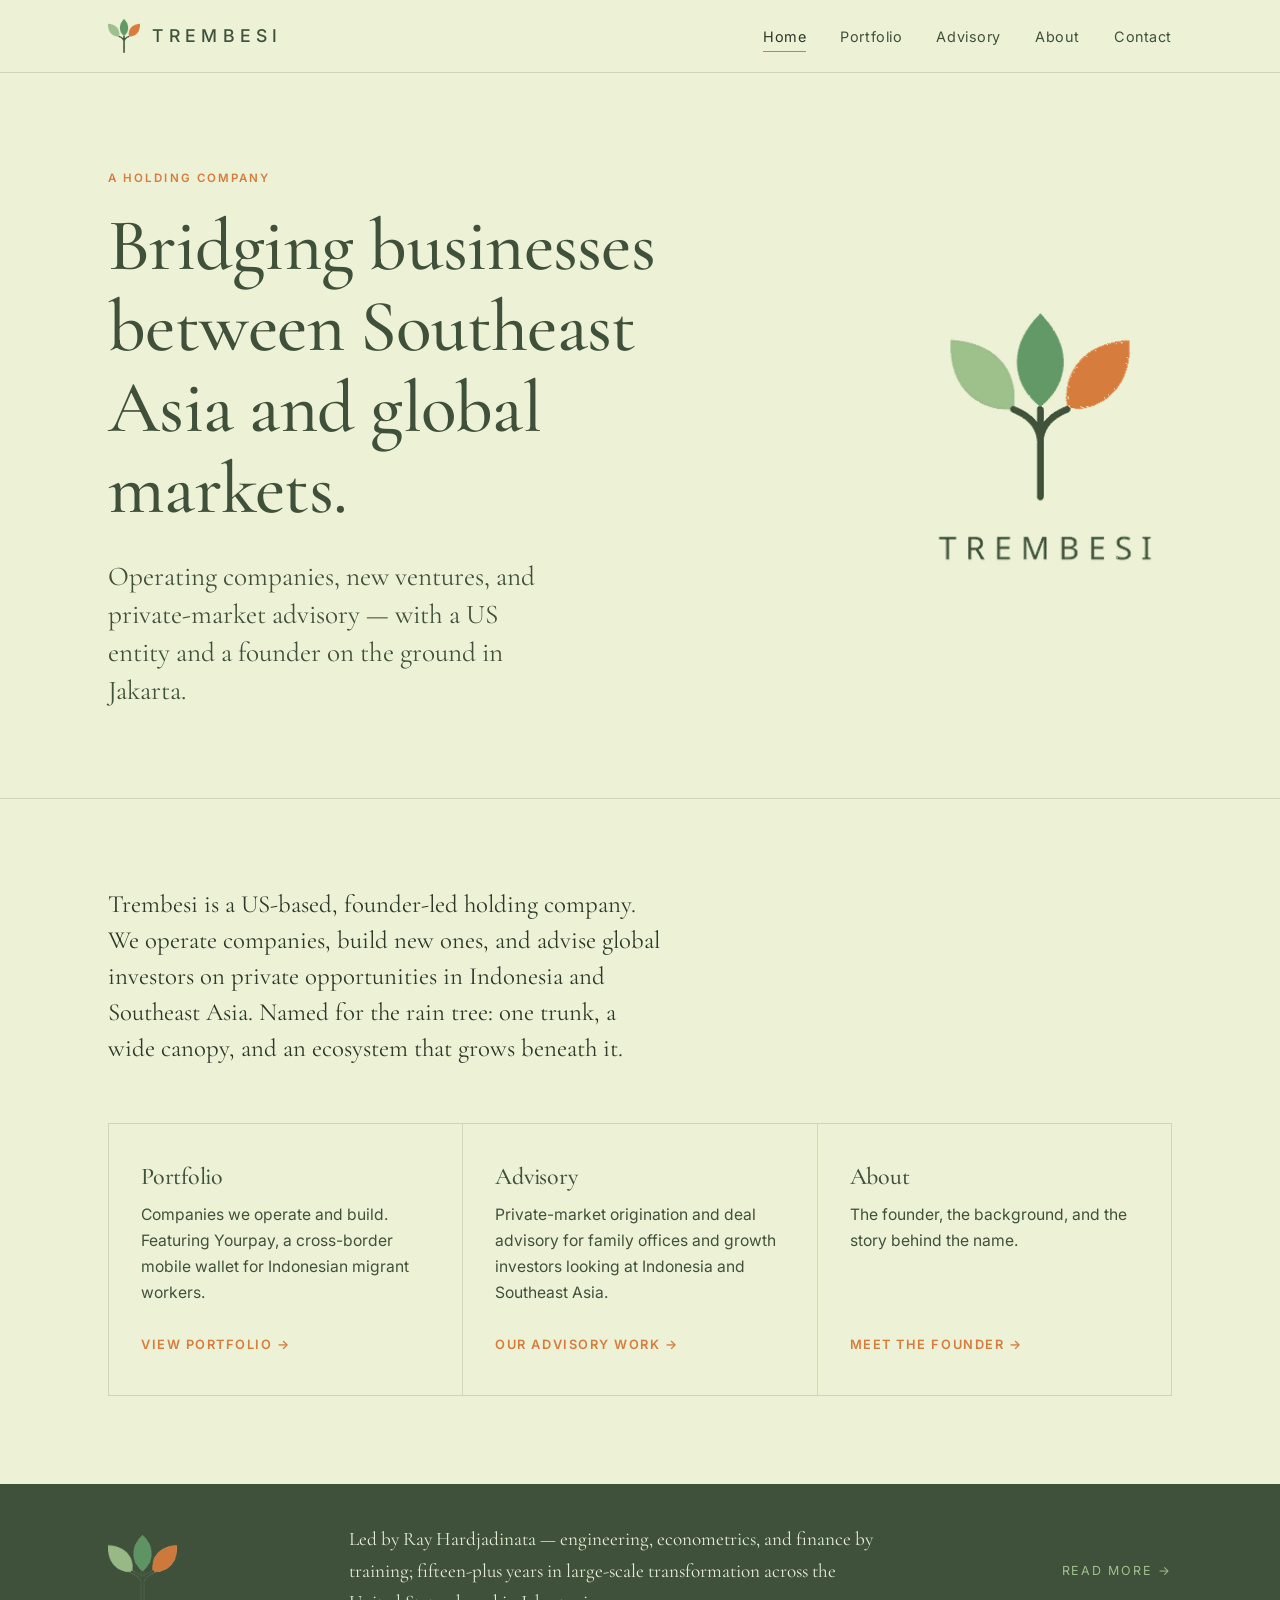
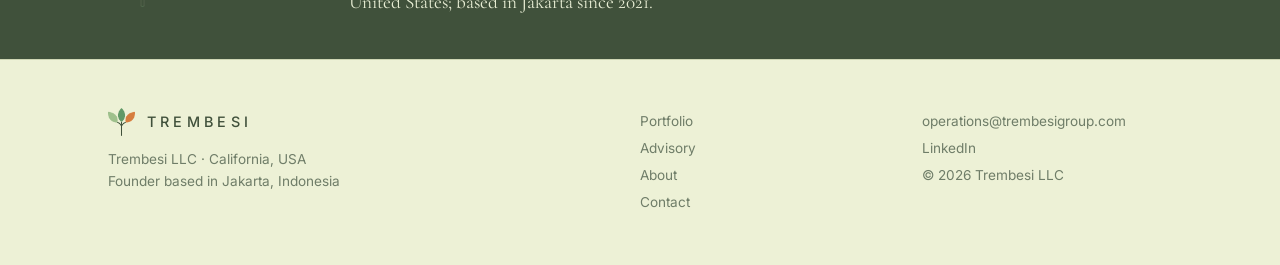
<file: index.html>
<!DOCTYPE html>
<html lang="en">
<head>
<meta charset="utf-8">
<meta name="viewport" content="width=device-width, initial-scale=1">
<title>Trembesi</title>
<meta name="description" content="Trembesi is a US-based, founder-led holding company building and backing businesses between Southeast Asia and global markets.">
<link rel="preconnect" href="https://fonts.googleapis.com">
<link href="https://fonts.googleapis.com/css2?family=Cormorant+Garamond:wght@400;500;600&family=Inter:wght@400;500;600&display=swap" rel="stylesheet">
<link rel="icon" type="image/png" href="img/favicon.png">
<link rel="stylesheet" href="css/site.css">
</head>
<body>

<header class="nav">
  <div class="wrap">
    <a class="brand" href="index.html"><img src="img/mark.png" alt="">Trembesi</a>
    <button class="nav-toggle" aria-label="Menu" onclick="document.getElementById('menu').classList.toggle('open')">Menu</button>
    <ul id="menu">
      <li><a href="index.html" aria-current="page">Home</a></li>
      <li><a href="portfolio.html">Portfolio</a></li>
      <li><a href="advisory.html">Advisory</a></li>
      <li><a href="about.html">About</a></li>
      <li><a href="contact.html">Contact</a></li>
    </ul>
  </div>
</header>

<section class="hero">
  <div class="wrap">
    <div>
      <span class="eyebrow">A holding company</span>
      <h1>Bridging businesses between Southeast Asia and global markets.</h1>
      <p class="lede">Operating companies, new ventures, and private-market advisory — with a US entity and a founder on the ground in Jakarta.</p>
    </div>
    <img class="logo" src="img/logo-full.png" alt="Trembesi">
  </div>
</section>

<section class="section">
  <div class="wrap">
    <p class="intro">Trembesi is a US-based, founder-led holding company. We operate companies, build new ones, and advise global investors on private opportunities in Indonesia and Southeast Asia. Named for the rain tree: one trunk, a wide canopy, and an ecosystem that grows beneath it.</p>

    <div class="cards">
      <a class="card" href="portfolio.html">
        <h3>Portfolio</h3>
        <p>Companies we operate and build. Featuring Yourpay, a cross-border mobile wallet for Indonesian migrant workers.</p>
        <span class="go">View portfolio →</span>
      </a>
      <a class="card" href="advisory.html">
        <h3>Advisory</h3>
        <p>Private-market origination and deal advisory for family offices and growth investors looking at Indonesia and Southeast Asia.</p>
        <span class="go">Our advisory work →</span>
      </a>
      <a class="card" href="about.html">
        <h3>About</h3>
        <p>The founder, the background, and the story behind the name.</p>
        <span class="go">Meet the founder →</span>
      </a>
    </div>
  </div>
</section>

<section class="strip">
  <div class="wrap">
    <img class="mark" src="img/mark.png" alt="">
    <p>Led by Ray Hardjadinata — engineering, econometrics, and finance by training; fifteen-plus years in large-scale transformation across the United States; based in Jakarta since 2021.</p>
    <a href="about.html">Read more →</a>
  </div>
</section>

<footer>
  <div class="wrap">
    <div>
      <a class="brand" href="index.html"><img src="img/mark.png" alt="">Trembesi</a>
      <p style="margin-top:12px;max-width:40ch">Trembesi LLC · California, USA<br>Founder based in Jakarta, Indonesia</p>
    </div>
    <ul>
      <li><a href="portfolio.html">Portfolio</a></li>
      <li><a href="advisory.html">Advisory</a></li>
      <li><a href="about.html">About</a></li>
      <li><a href="contact.html">Contact</a></li>
    </ul>
    <ul>
      <li><a href="mailto:operations@trembesigroup.com">operations@trembesigroup.com</a></li>
      <li><a href="#" rel="noopener">LinkedIn</a></li>
      <li>© 2026 Trembesi LLC</li>
    </ul>
  </div>
</footer>

</body>
</html>
</file>
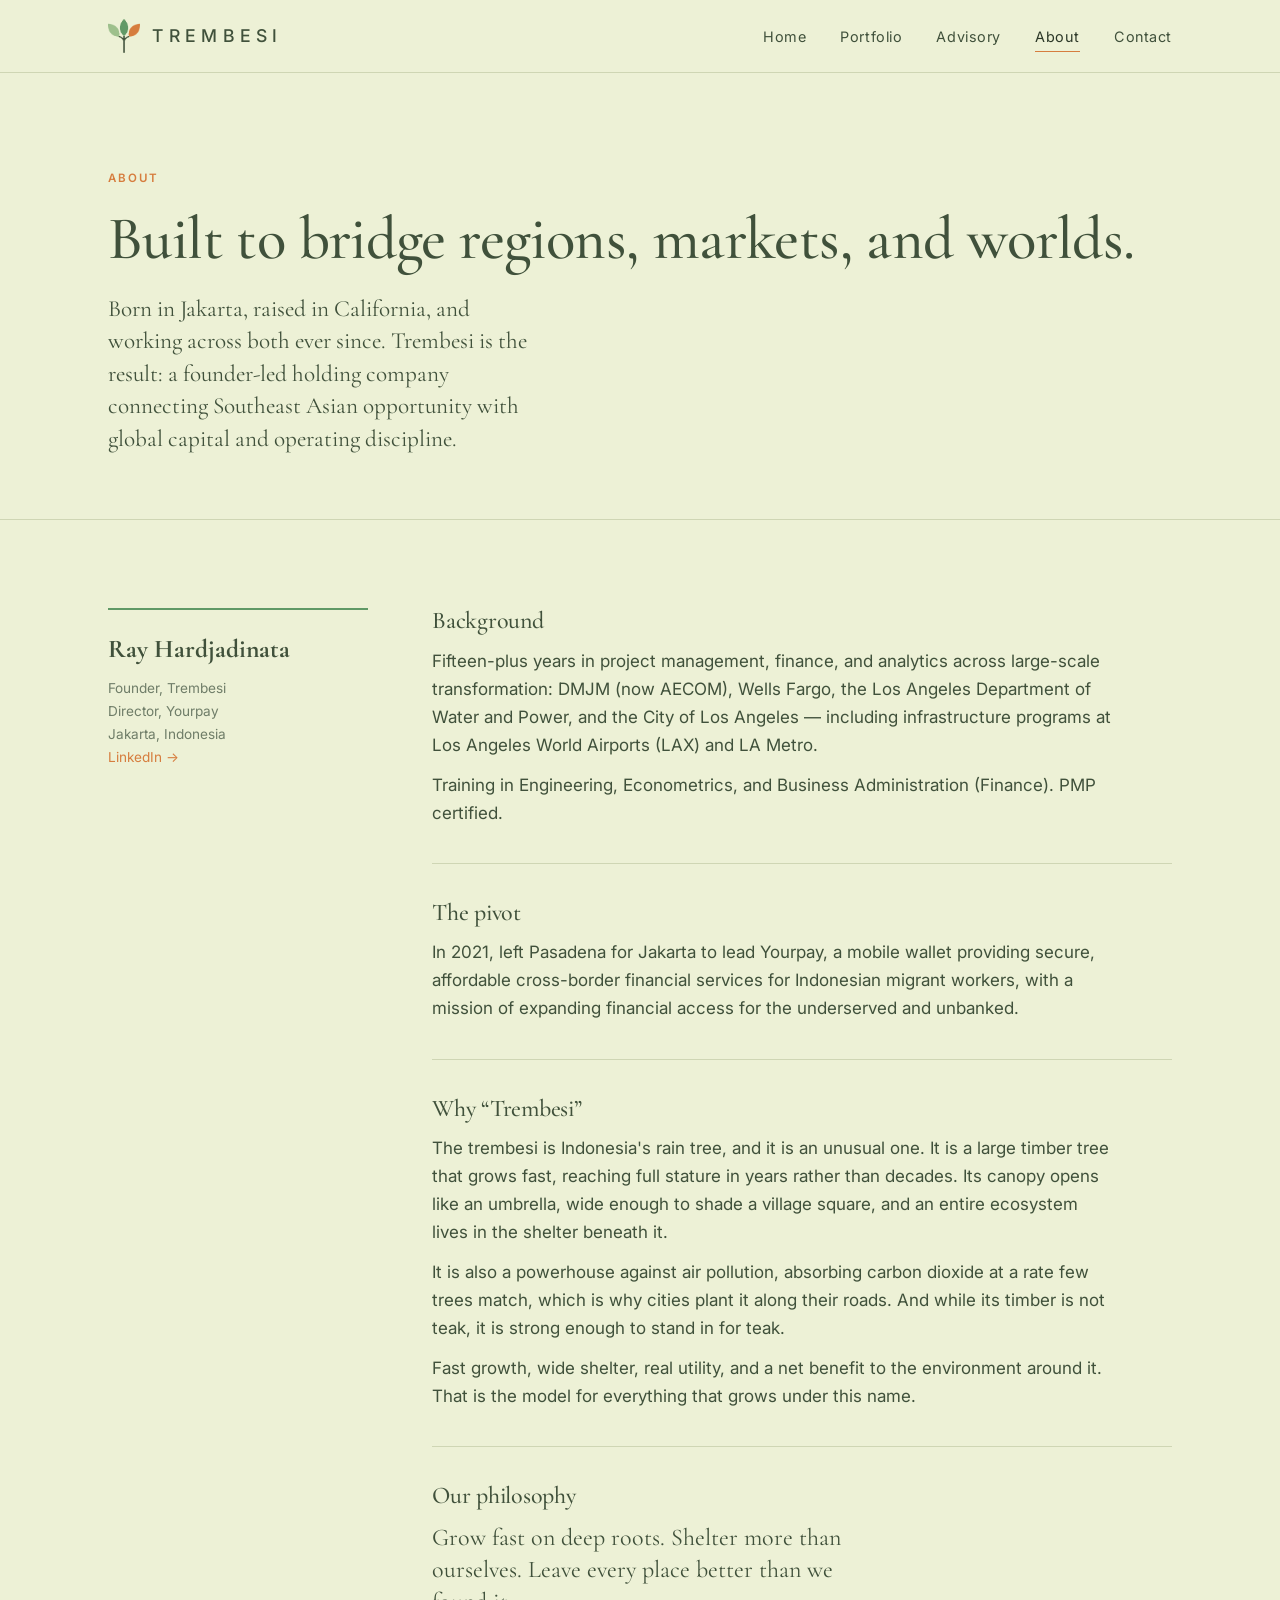
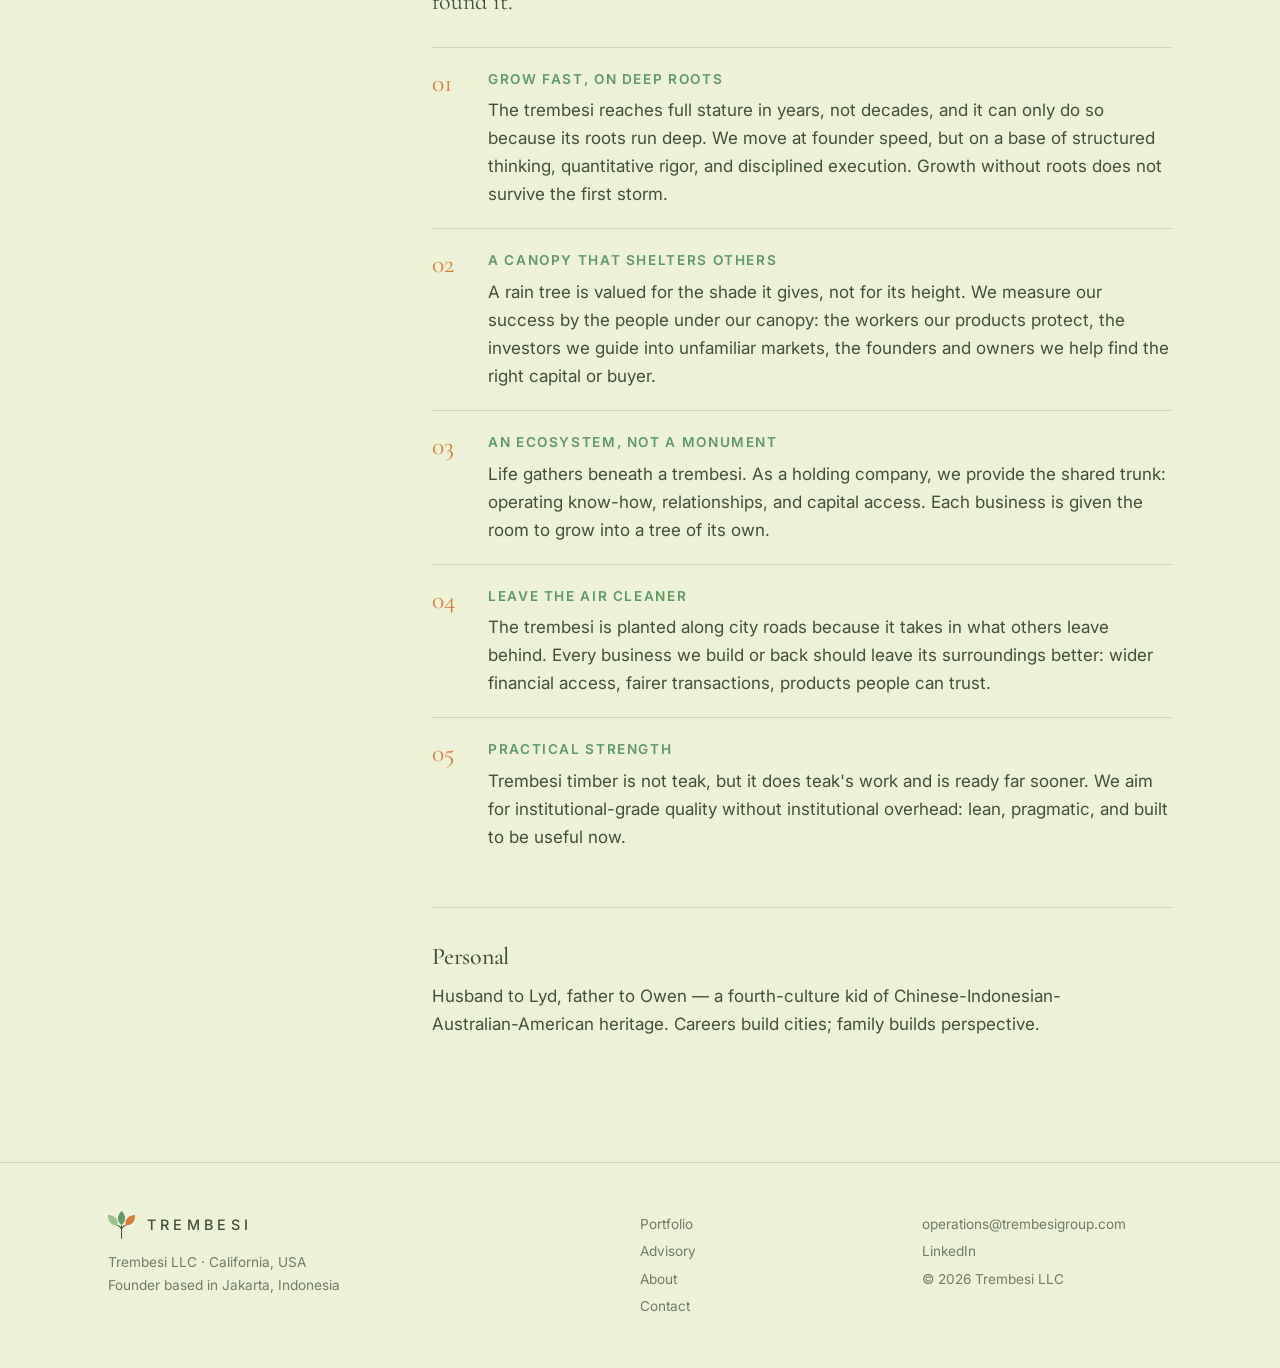
<file: about.html>
<!DOCTYPE html>
<html lang="en">
<head>
<meta charset="utf-8">
<meta name="viewport" content="width=device-width, initial-scale=1">
<title>About — Trembesi</title>
<meta name="description" content="Ray Hardjadinata, founder of Trembesi and director of Yourpay.">
<link rel="preconnect" href="https://fonts.googleapis.com">
<link href="https://fonts.googleapis.com/css2?family=Cormorant+Garamond:wght@400;500;600&family=Inter:wght@400;500;600&display=swap" rel="stylesheet">
<link rel="icon" type="image/png" href="img/favicon.png">
<link rel="stylesheet" href="css/site.css">
</head>
<body>

<header class="nav">
  <div class="wrap">
    <a class="brand" href="index.html"><img src="img/mark.png" alt="">Trembesi</a>
    <button class="nav-toggle" aria-label="Menu" onclick="document.getElementById('menu').classList.toggle('open')">Menu</button>
    <ul id="menu">
      <li><a href="index.html">Home</a></li>
      <li><a href="portfolio.html">Portfolio</a></li>
      <li><a href="advisory.html">Advisory</a></li>
      <li><a href="about.html" aria-current="page">About</a></li>
      <li><a href="contact.html">Contact</a></li>
    </ul>
  </div>
</header>

<section class="page-hero">
  <div class="wrap">
    <span class="eyebrow">About</span>
    <h1>Built to bridge regions, markets, and worlds.</h1>
    <p class="lede">Born in Jakarta, raised in California, and working across both ever since. Trembesi is the result: a founder-led holding company connecting Southeast Asian opportunity with global capital and operating discipline.</p>
  </div>
</section>

<section class="section">
  <div class="wrap">
    <div class="about">
      <div>
        <div class="about-name">
          <strong>Ray Hardjadinata</strong>
          <span>Founder, Trembesi</span>
          <span>Director, Yourpay</span>
          <span>Jakarta, Indonesia</span>
          <span><a href="#" rel="noopener" style="color:var(--accent)">LinkedIn →</a></span>
        </div>
      </div>

      <div class="blocks">
        <div class="block">
          <h3>Background</h3>
          <p>Fifteen-plus years in project management, finance, and analytics across large-scale transformation: DMJM (now AECOM), Wells Fargo, the Los Angeles Department of Water and Power, and the City of Los Angeles — including infrastructure programs at Los Angeles World Airports (LAX) and LA Metro.</p>
          <p>Training in Engineering, Econometrics, and Business Administration (Finance). PMP certified.</p>
        </div>
        <div class="block">
          <h3>The pivot</h3>
          <p>In 2021, left Pasadena for Jakarta to lead Yourpay, a mobile wallet providing secure, affordable cross-border financial services for Indonesian migrant workers, with a mission of expanding financial access for the underserved and unbanked.</p>
        </div>
        <div class="block">
          <h3>Why “Trembesi”</h3>
          <p>The trembesi is Indonesia's rain tree, and it is an unusual one. It is a large timber tree that grows fast, reaching full stature in years rather than decades. Its canopy opens like an umbrella, wide enough to shade a village square, and an entire ecosystem lives in the shelter beneath it.</p>
          <p>It is also a powerhouse against air pollution, absorbing carbon dioxide at a rate few trees match, which is why cities plant it along their roads. And while its timber is not teak, it is strong enough to stand in for teak.</p>
          <p>Fast growth, wide shelter, real utility, and a net benefit to the environment around it. That is the model for everything that grows under this name.</p>
        </div>
        <div class="block">
          <h3>Our philosophy</h3>
          <p class="creed">Grow fast on deep roots. Shelter more than ourselves. Leave every place better than we found it.</p>
          <ol class="principles">
            <li>
              <h4>Grow fast, on deep roots</h4>
              <p>The trembesi reaches full stature in years, not decades, and it can only do so because its roots run deep. We move at founder speed, but on a base of structured thinking, quantitative rigor, and disciplined execution. Growth without roots does not survive the first storm.</p>
            </li>
            <li>
              <h4>A canopy that shelters others</h4>
              <p>A rain tree is valued for the shade it gives, not for its height. We measure our success by the people under our canopy: the workers our products protect, the investors we guide into unfamiliar markets, the founders and owners we help find the right capital or buyer.</p>
            </li>
            <li>
              <h4>An ecosystem, not a monument</h4>
              <p>Life gathers beneath a trembesi. As a holding company, we provide the shared trunk: operating know-how, relationships, and capital access. Each business is given the room to grow into a tree of its own.</p>
            </li>
            <li>
              <h4>Leave the air cleaner</h4>
              <p>The trembesi is planted along city roads because it takes in what others leave behind. Every business we build or back should leave its surroundings better: wider financial access, fairer transactions, products people can trust.</p>
            </li>
            <li>
              <h4>Practical strength</h4>
              <p>Trembesi timber is not teak, but it does teak's work and is ready far sooner. We aim for institutional-grade quality without institutional overhead: lean, pragmatic, and built to be useful now.</p>
            </li>
          </ol>
        </div>
        <div class="block">
          <h3>Personal</h3>
          <p>Husband to Lyd, father to Owen — a fourth-culture kid of Chinese-Indonesian-Australian-American heritage. Careers build cities; family builds perspective.</p>
        </div>
      </div>
    </div>
  </div>
</section>

<footer>
  <div class="wrap">
    <div>
      <a class="brand" href="index.html"><img src="img/mark.png" alt="">Trembesi</a>
      <p style="margin-top:12px;max-width:40ch">Trembesi LLC · California, USA<br>Founder based in Jakarta, Indonesia</p>
    </div>
    <ul>
      <li><a href="portfolio.html">Portfolio</a></li>
      <li><a href="advisory.html">Advisory</a></li>
      <li><a href="about.html">About</a></li>
      <li><a href="contact.html">Contact</a></li>
    </ul>
    <ul>
      <li><a href="mailto:operations@trembesigroup.com">operations@trembesigroup.com</a></li>
      <li><a href="#" rel="noopener">LinkedIn</a></li>
      <li>© 2026 Trembesi LLC</li>
    </ul>
  </div>
</footer>

</body>
</html>
</file>
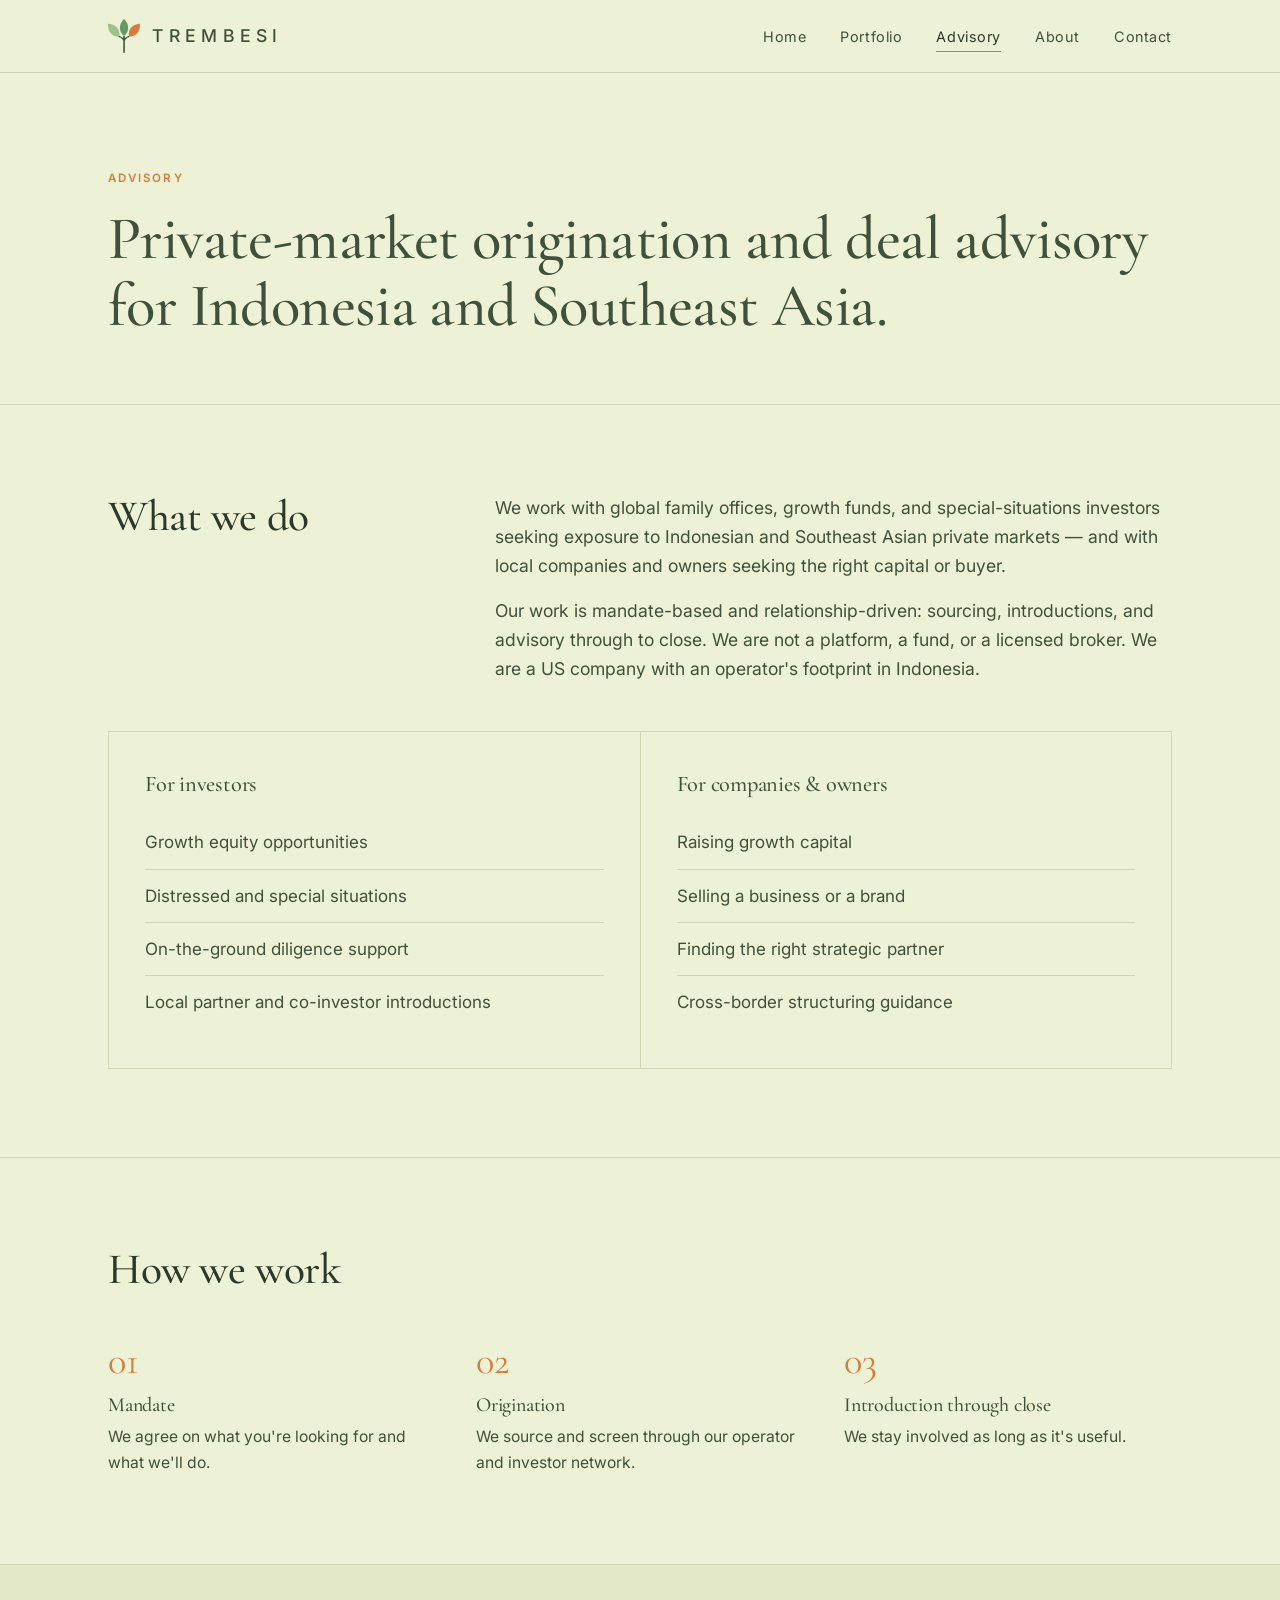
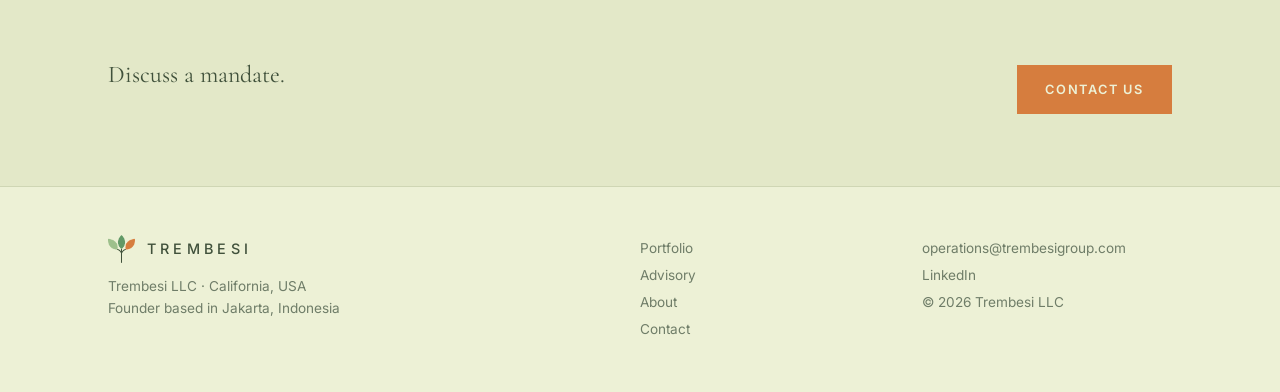
<file: advisory.html>
<!DOCTYPE html>
<html lang="en">
<head>
<meta charset="utf-8">
<meta name="viewport" content="width=device-width, initial-scale=1">
<title>Advisory — Trembesi</title>
<meta name="description" content="Private-market origination and deal advisory for Indonesia and Southeast Asia.">
<link rel="preconnect" href="https://fonts.googleapis.com">
<link href="https://fonts.googleapis.com/css2?family=Cormorant+Garamond:wght@400;500;600&family=Inter:wght@400;500;600&display=swap" rel="stylesheet">
<link rel="icon" type="image/png" href="img/favicon.png">
<link rel="stylesheet" href="css/site.css">
</head>
<body>

<header class="nav">
  <div class="wrap">
    <a class="brand" href="index.html"><img src="img/mark.png" alt="">Trembesi</a>
    <button class="nav-toggle" aria-label="Menu" onclick="document.getElementById('menu').classList.toggle('open')">Menu</button>
    <ul id="menu">
      <li><a href="index.html">Home</a></li>
      <li><a href="portfolio.html">Portfolio</a></li>
      <li><a href="advisory.html" aria-current="page">Advisory</a></li>
      <li><a href="about.html">About</a></li>
      <li><a href="contact.html">Contact</a></li>
    </ul>
  </div>
</header>

<section class="page-hero">
  <div class="wrap">
    <span class="eyebrow">Advisory</span>
    <h1>Private-market origination and deal advisory for Indonesia and Southeast Asia.</h1>
  </div>
</section>

<section class="section">
  <div class="wrap">
    <div class="section-head">
      <h2>What we do</h2>
      <div>
        <p>We work with global family offices, growth funds, and special-situations investors seeking exposure to Indonesian and Southeast Asian private markets — and with local companies and owners seeking the right capital or buyer.</p>
        <p style="margin-top:16px">Our work is mandate-based and relationship-driven: sourcing, introductions, and advisory through to close. We are not a platform, a fund, or a licensed broker. We are a US company with an operator's footprint in Indonesia.</p>
      </div>
    </div>

    <div class="cols">
      <div class="col">
        <h3>For investors</h3>
        <ul>
          <li>Growth equity opportunities</li>
          <li>Distressed and special situations</li>
          <li>On-the-ground diligence support</li>
          <li>Local partner and co-investor introductions</li>
        </ul>
      </div>
      <div class="col">
        <h3>For companies &amp; owners</h3>
        <ul>
          <li>Raising growth capital</li>
          <li>Selling a business or a brand</li>
          <li>Finding the right strategic partner</li>
          <li>Cross-border structuring guidance</li>
        </ul>
      </div>
    </div>
  </div>
</section>

<section class="section">
  <div class="wrap">
    <h2>How we work</h2>
    <div class="steps">
      <div class="step">
        <div class="n">01</div>
        <h3>Mandate</h3>
        <p>We agree on what you're looking for and what we'll do.</p>
      </div>
      <div class="step">
        <div class="n">02</div>
        <h3>Origination</h3>
        <p>We source and screen through our operator and investor network.</p>
      </div>
      <div class="step">
        <div class="n">03</div>
        <h3>Introduction through close</h3>
        <p>We stay involved as long as it's useful.</p>
      </div>
    </div>
  </div>
</section>

<section class="cta">
  <div class="wrap">
    <p>Discuss a mandate.</p>
    <a class="btn orange" href="contact.html">Contact us</a>
  </div>
</section>

<footer>
  <div class="wrap">
    <div>
      <a class="brand" href="index.html"><img src="img/mark.png" alt="">Trembesi</a>
      <p style="margin-top:12px;max-width:40ch">Trembesi LLC · California, USA<br>Founder based in Jakarta, Indonesia</p>
    </div>
    <ul>
      <li><a href="portfolio.html">Portfolio</a></li>
      <li><a href="advisory.html">Advisory</a></li>
      <li><a href="about.html">About</a></li>
      <li><a href="contact.html">Contact</a></li>
    </ul>
    <ul>
      <li><a href="mailto:operations@trembesigroup.com">operations@trembesigroup.com</a></li>
      <li><a href="#" rel="noopener">LinkedIn</a></li>
      <li>© 2026 Trembesi LLC</li>
    </ul>
  </div>
</footer>

</body>
</html>
</file>
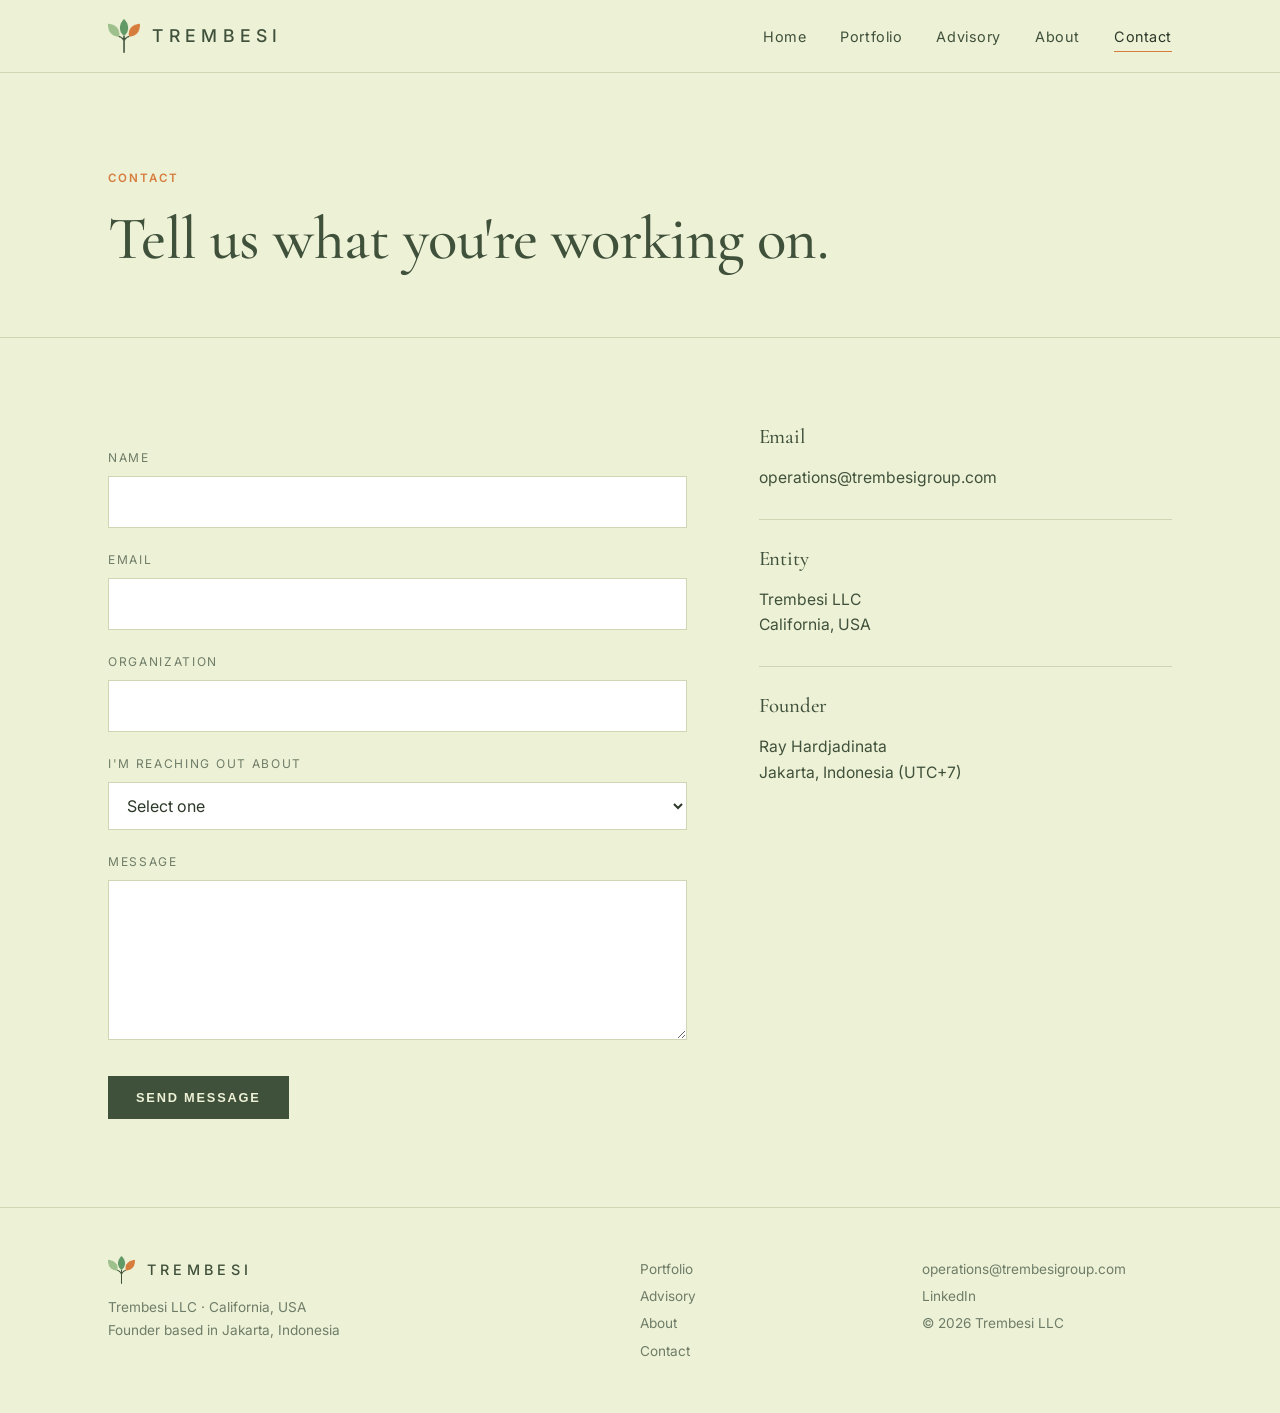
<file: contact.html>
<!DOCTYPE html>
<html lang="en">
<head>
<meta charset="utf-8">
<meta name="viewport" content="width=device-width, initial-scale=1">
<title>Contact — Trembesi</title>
<meta name="description" content="Get in touch with Trembesi.">
<link rel="preconnect" href="https://fonts.googleapis.com">
<link href="https://fonts.googleapis.com/css2?family=Cormorant+Garamond:wght@400;500;600&family=Inter:wght@400;500;600&display=swap" rel="stylesheet">
<link rel="icon" type="image/png" href="img/favicon.png">
<link rel="stylesheet" href="css/site.css">
</head>
<body>

<header class="nav">
  <div class="wrap">
    <a class="brand" href="index.html"><img src="img/mark.png" alt="">Trembesi</a>
    <button class="nav-toggle" aria-label="Menu" onclick="document.getElementById('menu').classList.toggle('open')">Menu</button>
    <ul id="menu">
      <li><a href="index.html">Home</a></li>
      <li><a href="portfolio.html">Portfolio</a></li>
      <li><a href="advisory.html">Advisory</a></li>
      <li><a href="about.html">About</a></li>
      <li><a href="contact.html" aria-current="page">Contact</a></li>
    </ul>
  </div>
</header>

<section class="page-hero">
  <div class="wrap">
    <span class="eyebrow">Contact</span>
    <h1>Tell us what you're working on.</h1>
  </div>
</section>

<section class="section">
  <div class="wrap">
    <div class="contact">
      <!-- Form backend: sign up at https://web3forms.com (free), paste your access key below. Submissions go to the email you register. -->
      <form action="https://api.web3forms.com/submit" method="POST">
        <input type="hidden" name="access_key" value="YOUR_WEB3FORMS_ACCESS_KEY">
        <input type="hidden" name="subject" value="New enquiry — trembesigroup.com">
        <input type="checkbox" name="botcheck" style="display:none" tabindex="-1" autocomplete="off">

        <label for="name">Name</label>
        <input id="name" name="name" type="text" required>

        <label for="email">Email</label>
        <input id="email" name="email" type="email" required>

        <label for="org">Organization</label>
        <input id="org" name="organization" type="text">

        <label for="topic">I'm reaching out about</label>
        <select id="topic" name="topic" required>
          <option value="" disabled selected>Select one</option>
          <option>Advisory — I'm an investor</option>
          <option>Advisory — I'm a company or owner</option>
          <option>Selling a brand or business</option>
          <option>Partnership</option>
          <option>Other</option>
        </select>

        <label for="message">Message</label>
        <textarea id="message" name="message" required></textarea>

        <button class="btn" type="submit">Send message</button>
      </form>

      <aside class="side">
        <div class="block">
          <h3>Email</h3>
          <p><a href="mailto:operations@trembesigroup.com">operations@trembesigroup.com</a></p>
        </div>
        <div class="block">
          <h3>Entity</h3>
          <p>Trembesi LLC<br>California, USA</p>
        </div>
        <div class="block" style="border:0">
          <h3>Founder</h3>
          <p>Ray Hardjadinata<br>Jakarta, Indonesia (UTC+7)</p>
        </div>
      </aside>
    </div>
  </div>
</section>

<footer>
  <div class="wrap">
    <div>
      <a class="brand" href="index.html"><img src="img/mark.png" alt="">Trembesi</a>
      <p style="margin-top:12px;max-width:40ch">Trembesi LLC · California, USA<br>Founder based in Jakarta, Indonesia</p>
    </div>
    <ul>
      <li><a href="portfolio.html">Portfolio</a></li>
      <li><a href="advisory.html">Advisory</a></li>
      <li><a href="about.html">About</a></li>
      <li><a href="contact.html">Contact</a></li>
    </ul>
    <ul>
      <li><a href="mailto:operations@trembesigroup.com">operations@trembesigroup.com</a></li>
      <li><a href="#" rel="noopener">LinkedIn</a></li>
      <li>© 2026 Trembesi LLC</li>
    </ul>
  </div>
</footer>

</body>
</html>
</file>
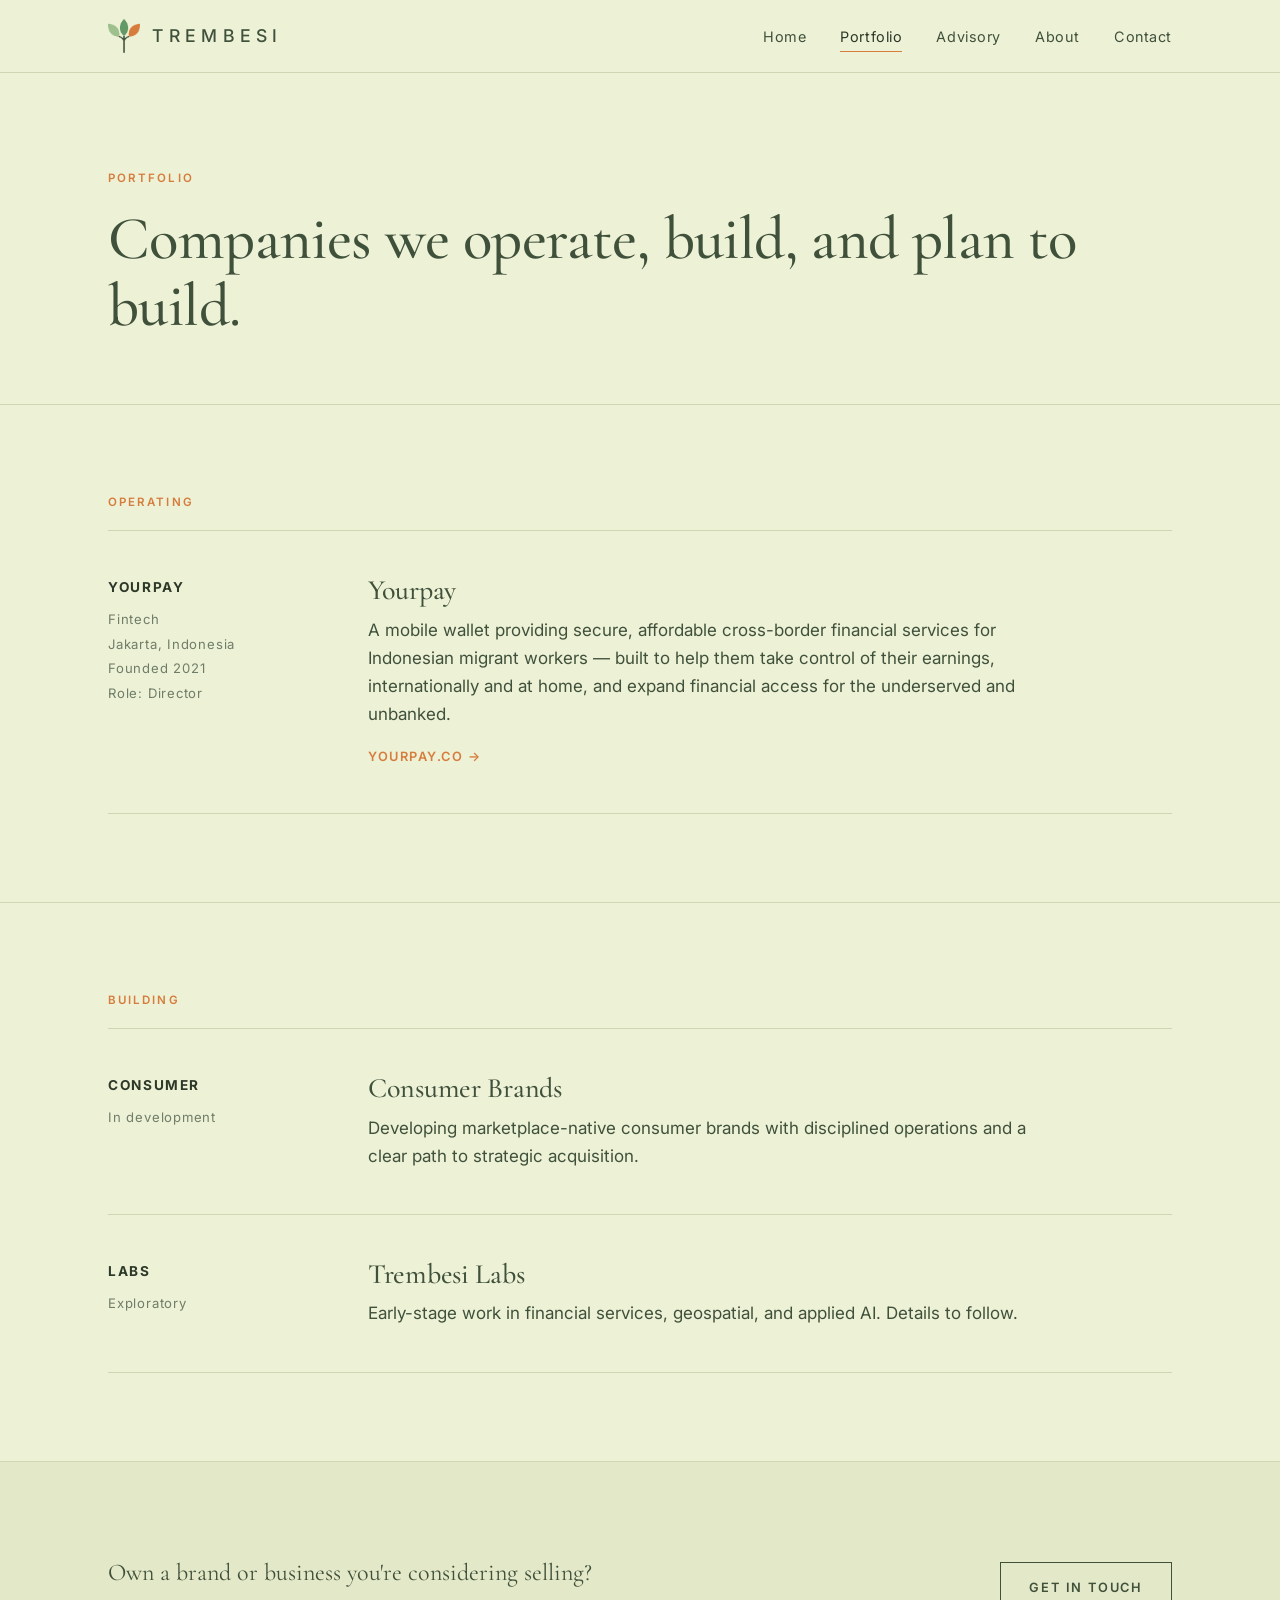
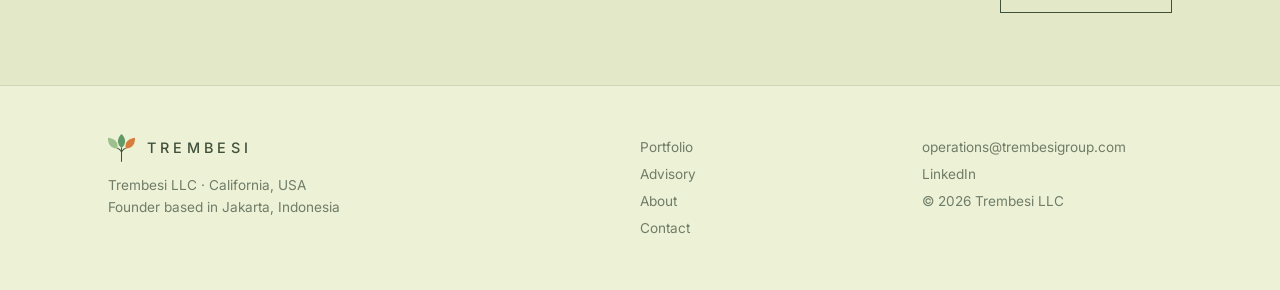
<file: portfolio.html>
<!DOCTYPE html>
<html lang="en">
<head>
<meta charset="utf-8">
<meta name="viewport" content="width=device-width, initial-scale=1">
<title>Portfolio — Trembesi</title>
<meta name="description" content="Companies Trembesi operates, builds, and plans to build.">
<link rel="preconnect" href="https://fonts.googleapis.com">
<link href="https://fonts.googleapis.com/css2?family=Cormorant+Garamond:wght@400;500;600&family=Inter:wght@400;500;600&display=swap" rel="stylesheet">
<link rel="icon" type="image/png" href="img/favicon.png">
<link rel="stylesheet" href="css/site.css">
</head>
<body>

<header class="nav">
  <div class="wrap">
    <a class="brand" href="index.html"><img src="img/mark.png" alt="">Trembesi</a>
    <button class="nav-toggle" aria-label="Menu" onclick="document.getElementById('menu').classList.toggle('open')">Menu</button>
    <ul id="menu">
      <li><a href="index.html">Home</a></li>
      <li><a href="portfolio.html" aria-current="page">Portfolio</a></li>
      <li><a href="advisory.html">Advisory</a></li>
      <li><a href="about.html">About</a></li>
      <li><a href="contact.html">Contact</a></li>
    </ul>
  </div>
</header>

<section class="page-hero">
  <div class="wrap">
    <span class="eyebrow">Portfolio</span>
    <h1>Companies we operate, build, and plan to build.</h1>
  </div>
</section>

<section class="section">
  <div class="wrap">
    <span class="eyebrow">Operating</span>

    <div class="entry">
      <div class="meta">
        <strong>Yourpay</strong>
        Fintech<br>Jakarta, Indonesia<br>Founded 2021<br>Role: Director
      </div>
      <div>
        <h3>Yourpay</h3>
        <p>A mobile wallet providing secure, affordable cross-border financial services for Indonesian migrant workers — built to help them take control of their earnings, internationally and at home, and expand financial access for the underserved and unbanked.</p>
        <a class="link" href="https://yourpay.co" target="_blank" rel="noopener">yourpay.co →</a>
      </div>
    </div>
  </div>
</section>

<section class="section">
  <div class="wrap">
    <span class="eyebrow">Building</span>

    <div class="entry soft">
      <div class="meta"><strong>Consumer</strong>In development</div>
      <div>
        <h3>Consumer Brands</h3>
        <p>Developing marketplace-native consumer brands with disciplined operations and a clear path to strategic acquisition.</p>
      </div>
    </div>

    <div class="entry soft">
      <div class="meta"><strong>Labs</strong>Exploratory</div>
      <div>
        <h3>Trembesi Labs</h3>
        <p>Early-stage work in financial services, geospatial, and applied AI. Details to follow.</p>
      </div>
    </div>
  </div>
</section>

<section class="cta">
  <div class="wrap">
    <p>Own a brand or business you're considering selling?</p>
    <a class="btn ghost" href="contact.html">Get in touch</a>
  </div>
</section>

<footer>
  <div class="wrap">
    <div>
      <a class="brand" href="index.html"><img src="img/mark.png" alt="">Trembesi</a>
      <p style="margin-top:12px;max-width:40ch">Trembesi LLC · California, USA<br>Founder based in Jakarta, Indonesia</p>
    </div>
    <ul>
      <li><a href="portfolio.html">Portfolio</a></li>
      <li><a href="advisory.html">Advisory</a></li>
      <li><a href="about.html">About</a></li>
      <li><a href="contact.html">Contact</a></li>
    </ul>
    <ul>
      <li><a href="mailto:operations@trembesigroup.com">operations@trembesigroup.com</a></li>
      <li><a href="#" rel="noopener">LinkedIn</a></li>
      <li>© 2026 Trembesi LLC</li>
    </ul>
  </div>
</footer>

</body>
</html>
</file>
<file: css/site.css>
:root{
  --paper:#edf1d6;      /* logo background */
  --paper-2:#e3e8c8;
  --ink:#2c3828;
  --ink-2:#40513b;      /* logo dark green */
  --ink-3:#6f7d68;
  --line:#cfd6b4;
  --green:#40513b;      /* headings / primary */
  --green-2:#609966;    /* logo mid green */
  --green-3:#9dc08b;    /* logo light green */
  --accent:#d67d3e;     /* logo orange */
  --max:1120px;
  --serif:"Cormorant Garamond","Iowan Old Style","Palatino Linotype",Georgia,serif;
  --sans:"Inter",-apple-system,"Segoe UI",Helvetica,Arial,sans-serif;
}
*{box-sizing:border-box;margin:0;padding:0}
html{scroll-behavior:smooth}
body{font-family:var(--sans);font-size:17px;line-height:1.65;color:var(--ink);background:var(--paper);-webkit-font-smoothing:antialiased}
a{color:inherit;text-decoration:none}
img{max-width:100%;display:block}
h1,h2,h3,.serif{font-family:var(--serif);font-weight:500;letter-spacing:-.01em;line-height:1.1}
h1{font-size:clamp(2.6rem,6vw,4.6rem)}
h2{font-size:clamp(1.9rem,3.4vw,2.8rem)}
h3{font-size:1.5rem}
p{max-width:62ch}
.wrap{max-width:var(--max);margin:0 auto;padding:0 28px}
.eyebrow{font-family:var(--sans);font-size:.72rem;letter-spacing:.18em;text-transform:uppercase;color:var(--accent);font-weight:600;margin-bottom:18px;display:block}
.muted{color:var(--ink-2)}
.small{font-size:.9rem;color:var(--ink-3)}
.rule{border:0;border-top:1px solid var(--line);margin:0}

/* nav */
.nav{position:sticky;top:0;z-index:20;background:rgba(237,241,214,.92);backdrop-filter:blur(8px);border-bottom:1px solid var(--line)}
.nav .wrap{display:flex;align-items:center;justify-content:space-between;height:72px}
.brand{display:flex;align-items:center;gap:12px;font-family:var(--sans);font-weight:500;font-size:1.1rem;letter-spacing:.3em;text-transform:uppercase;color:var(--green)}
.brand img{height:34px;width:auto}
.brand span{color:var(--ink-3);letter-spacing:.2em;font-size:.8rem}
.nav ul{display:flex;gap:34px;list-style:none}
.nav li a{font-size:.9rem;letter-spacing:.04em;color:var(--ink-2);padding:6px 0;border-bottom:1px solid transparent;transition:.2s}
.nav li a:hover,.nav li a[aria-current]{color:var(--ink);border-color:var(--accent)}
.nav-toggle{display:none;background:none;border:1px solid var(--line);padding:8px 12px;font:inherit;font-size:.8rem;letter-spacing:.1em;text-transform:uppercase;cursor:pointer}
@media(max-width:760px){
  .nav ul{display:none;position:absolute;left:0;right:0;top:72px;background:var(--paper);flex-direction:column;gap:0;border-bottom:1px solid var(--line)}
  .nav ul.open{display:flex}
  .nav li a{display:block;padding:16px 28px;border-bottom:1px solid var(--line)}
  .nav-toggle{display:block}
}

/* hero */
.hero{padding:96px 0 88px;border-bottom:1px solid var(--line)}
.hero .wrap{display:grid;grid-template-columns:1fr 300px;gap:48px;align-items:center}
.hero .logo{width:260px;justify-self:end}
@media(max-width:860px){.hero .wrap{grid-template-columns:1fr}.hero .logo{width:180px;justify-self:start;order:-1}}
.hero h1{max-width:16ch;color:var(--green)}
.hero .lede{font-family:var(--serif);font-size:clamp(1.3rem,2.2vw,1.7rem);line-height:1.4;max-width:34ch;margin-top:28px;color:var(--ink-2)}
.page-hero{padding:96px 0 64px;border-bottom:1px solid var(--line)}
.page-hero h1{color:var(--green);font-size:clamp(2.4rem,5vw,3.8rem)}
.page-hero .lede{font-family:var(--serif);font-size:1.45rem;line-height:1.4;max-width:40ch;margin-top:20px;color:var(--ink-2)}

/* sections */
.section{padding:88px 0}
.section + .section{border-top:1px solid var(--line)}
.section-head{display:grid;grid-template-columns:1fr 2fr;gap:48px;align-items:start}
.section-head p{font-size:1.1rem;color:var(--ink-2)}
@media(max-width:760px){.section-head{grid-template-columns:1fr;gap:20px}}
.intro{font-family:var(--serif);font-size:clamp(1.25rem,2vw,1.55rem);line-height:1.45;max-width:46ch;color:var(--ink)}

/* cards */
.cards{display:grid;grid-template-columns:repeat(3,1fr);gap:1px;background:var(--line);border:1px solid var(--line);margin-top:56px}
.card{background:var(--paper);padding:40px 32px;display:flex;flex-direction:column;min-height:260px;transition:background .2s}
.card:hover{background:var(--paper-2)}
.card h3{margin-bottom:12px;color:var(--green)}
.card p{color:var(--ink-2);font-size:.98rem;flex:1}
.card .go{margin-top:28px;font-size:.8rem;letter-spacing:.12em;text-transform:uppercase;color:var(--accent);font-weight:600}
@media(max-width:860px){.cards{grid-template-columns:1fr}}

/* founder strip */
.strip{background:var(--green);color:var(--paper)}
.strip .mark{height:72px;width:auto;opacity:.95}
.strip .wrap{padding:40px 28px;display:flex;gap:32px;align-items:center;justify-content:space-between;flex-wrap:wrap}
.strip p{font-family:var(--serif);font-size:1.2rem;max-width:60ch;color:#e6ecd3}
.strip a{font-size:.78rem;letter-spacing:.14em;text-transform:uppercase;color:var(--green-3);white-space:nowrap}

/* portfolio */
.entry{display:grid;grid-template-columns:220px 1fr;gap:40px;padding:44px 0;border-top:1px solid var(--line)}
.entry:last-child{border-bottom:1px solid var(--line)}
.entry .meta{font-size:.82rem;letter-spacing:.06em;color:var(--ink-3);line-height:1.9}
.entry .meta strong{display:block;color:var(--ink);font-size:.85rem;letter-spacing:.12em;text-transform:uppercase;margin-bottom:6px}
.entry h3{color:var(--green);margin-bottom:10px;font-size:1.75rem}
.entry p{color:var(--ink-2)}
.entry .link{display:inline-block;margin-top:18px;font-size:.8rem;letter-spacing:.12em;text-transform:uppercase;color:var(--accent);font-weight:600}
.entry.soft h3{color:var(--ink-2)}
@media(max-width:760px){.entry{grid-template-columns:1fr;gap:14px}}

/* two col */
.cols{display:grid;grid-template-columns:1fr 1fr;gap:1px;background:var(--line);border:1px solid var(--line);margin-top:48px}
.col{background:var(--paper);padding:40px 36px}
.col h3{color:var(--green);margin-bottom:20px;font-size:1.4rem}
.col ul{list-style:none}
.col li{padding:12px 0;border-top:1px solid var(--line);color:var(--ink-2)}
.col li:first-child{border-top:0}
@media(max-width:760px){.cols{grid-template-columns:1fr}}

/* steps */
.steps{display:grid;grid-template-columns:repeat(3,1fr);gap:40px;margin-top:48px}
.step .n{font-family:var(--serif);font-size:2.4rem;color:var(--accent);line-height:1;margin-bottom:14px}
.step h3{font-size:1.25rem;margin-bottom:8px;color:var(--green)}
.step p{color:var(--ink-2);font-size:.98rem}
@media(max-width:760px){.steps{grid-template-columns:1fr}}

/* about */
.about{display:grid;grid-template-columns:260px 1fr;gap:64px;align-items:start}
.portrait{aspect-ratio:4/5;background:var(--paper-2);border:1px solid var(--line);display:flex;align-items:center;justify-content:center;color:var(--ink-3);font-size:.78rem;letter-spacing:.12em;text-transform:uppercase;text-align:center;padding:20px;position:sticky;top:100px}
.portrait img{width:100%;height:100%;object-fit:cover}
.about-name{position:sticky;top:100px;padding-top:6px;border-top:2px solid var(--green-2)}
.about-name strong{display:block;font-family:var(--serif);font-size:1.6rem;color:var(--green);margin:12px 0 6px}
.about-name span{display:block;font-size:.85rem;color:var(--ink-3);line-height:1.7}
.blocks .block{padding:36px 0;border-top:1px solid var(--line)}
.blocks .block:first-child{border-top:0;padding-top:0}
.blocks h3{color:var(--green);margin-bottom:12px}
.blocks p{color:var(--ink-2)}
.blocks p + p{margin-top:12px}
.creed{font-family:var(--serif);font-size:1.5rem;line-height:1.35;color:var(--green);margin:4px 0 28px;max-width:40ch}
.principles{list-style:none;counter-reset:p;margin:0}
.principles li{counter-increment:p;display:grid;grid-template-columns:48px 1fr;column-gap:8px;padding:20px 0;border-top:1px solid var(--line)}
.principles li::before{content:counter(p,decimal-leading-zero);grid-row:span 2;font-family:var(--serif);font-size:1.6rem;line-height:1.2;color:var(--accent)}
.principles h4{font-family:var(--sans);font-size:.85rem;letter-spacing:.12em;text-transform:uppercase;color:var(--green-2);font-weight:600;margin-bottom:6px}
.principles p{margin:0}
@media(max-width:860px){.about{grid-template-columns:1fr;gap:36px}.about-name{position:static}}

/* contact */
.contact{display:grid;grid-template-columns:1.4fr 1fr;gap:72px}
form label{display:block;font-size:.75rem;letter-spacing:.14em;text-transform:uppercase;color:var(--ink-3);margin:22px 0 8px}
form input,form select,form textarea{width:100%;font:inherit;font-size:1rem;padding:12px 14px;border:1px solid var(--line);background:#fff;color:var(--ink);border-radius:0}
form input:focus,form select:focus,form textarea:focus{outline:none;border-color:var(--green-2)}
form textarea{min-height:160px;resize:vertical}
.btn{display:inline-block;margin-top:28px;background:var(--green);color:var(--paper);padding:14px 28px;font-size:.8rem;letter-spacing:.14em;text-transform:uppercase;font-weight:600;border:0;cursor:pointer;transition:.2s}
.btn:hover{background:var(--green-2)}
.btn.orange{background:var(--accent)}
.btn.orange:hover{background:#c06f33}
.btn.ghost{background:transparent;color:var(--green);border:1px solid var(--green)}
.btn.ghost:hover{background:var(--green);color:var(--paper)}
.side h3{color:var(--green);margin-bottom:16px;font-size:1.3rem}
.side p{color:var(--ink-2);font-size:.98rem}
.side .block{padding-bottom:28px;margin-bottom:28px;border-bottom:1px solid var(--line)}
@media(max-width:860px){.contact{grid-template-columns:1fr;gap:40px}}

/* cta band */
.cta{padding:72px 0;border-top:1px solid var(--line);background:var(--paper-2)}
.cta .wrap{display:flex;justify-content:space-between;align-items:center;gap:32px;flex-wrap:wrap}
.cta p{font-family:var(--serif);font-size:1.5rem;color:var(--green)}

/* footer */
footer{border-top:1px solid var(--line);padding:48px 0;font-size:.85rem;color:var(--ink-3)}
footer .wrap{display:grid;grid-template-columns:2fr 1fr 1fr;gap:32px}
footer .brand img{height:28px}
footer .brand{font-size:.9rem}
footer ul{list-style:none;line-height:2}
footer a:hover{color:var(--ink)}
@media(max-width:760px){footer .wrap{grid-template-columns:1fr}}
</file>
